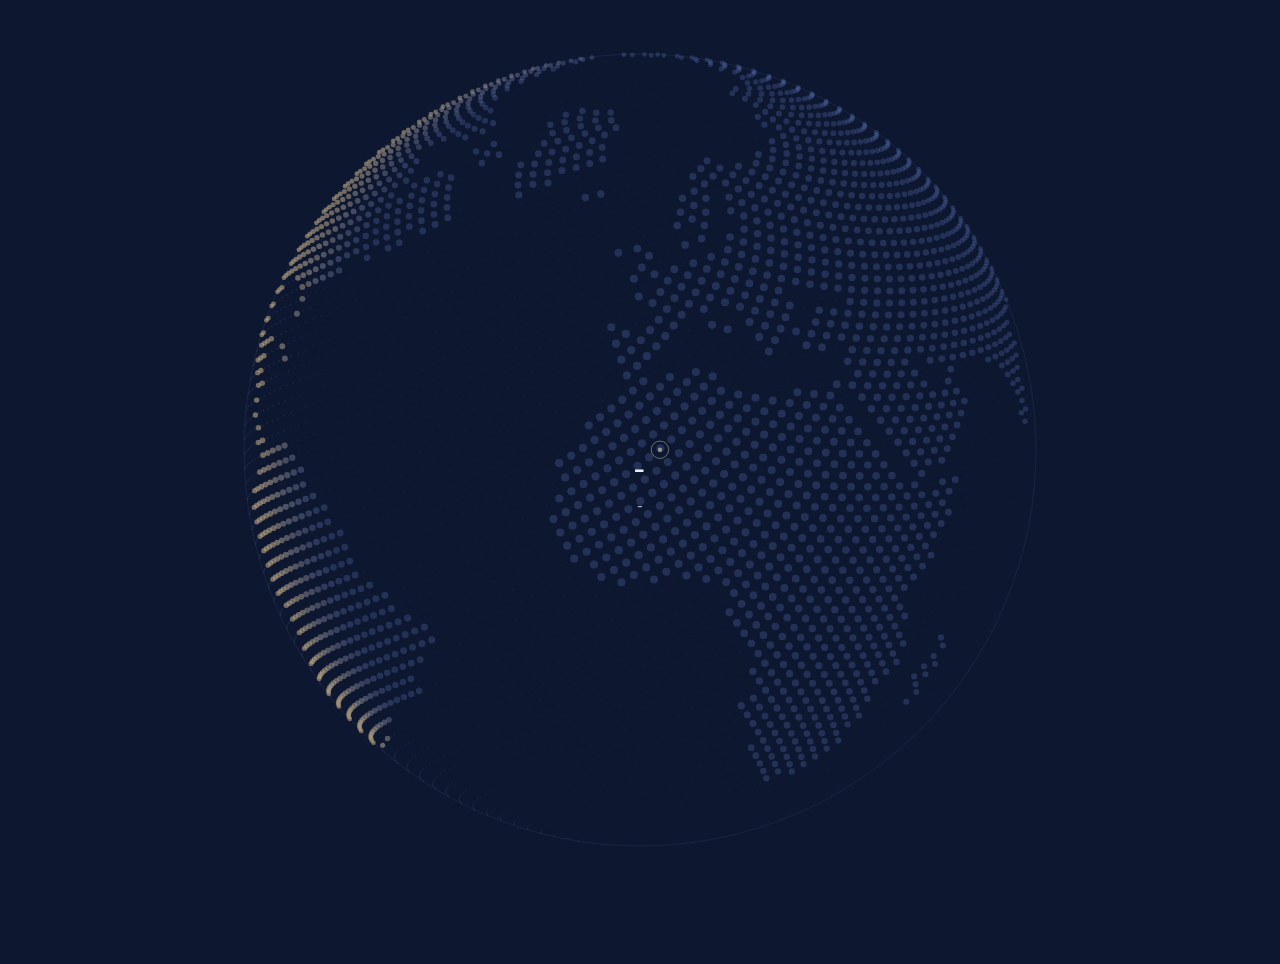
<file: earth-background.html>
<!DOCTYPE html>
<html lang="ja">
<head>
<meta charset="utf-8">
<meta name="viewport" content="width=device-width, initial-scale=1">
<title>Earth background</title>
<style>
  :root {
    --page-bg: #0e1730;
    --page-fg: #e6ebf8;
    --earth-opacity: .7; /* 地球全体の濃さ */
  }
  html, body { height: 100%; margin: 0; }
  body {
    background: var(--page-bg);
    color: var(--page-fg);
    font-family: "Hiragino Sans", "Noto Sans JP", system-ui, sans-serif;
  }

  /* ▼ 背景の地球(これをサイトにコピー) */
  #earth-bg {
    position: fixed; inset: 0;
    width: 100%; height: 100%;
    z-index: -1; pointer-events: none;
    opacity: var(--earth-opacity);
  }
  /* ▲ ここまで */

  main { min-height: 100%; display: grid; place-content: center; padding: 2rem; text-align: center; }
  main h1 { font-weight: 500; letter-spacing: .04em; margin: 0 0 .5rem; }
  main p { margin: 0; opacity: .7; }
</style>
</head>
<body>

<canvas id="earth-bg" aria-hidden="true"></canvas>
<main>
  <h1>-</h1>
  <p>-</p>
</main>

<script src="earth-background.js"></script>
</body>
</html>
</file>
